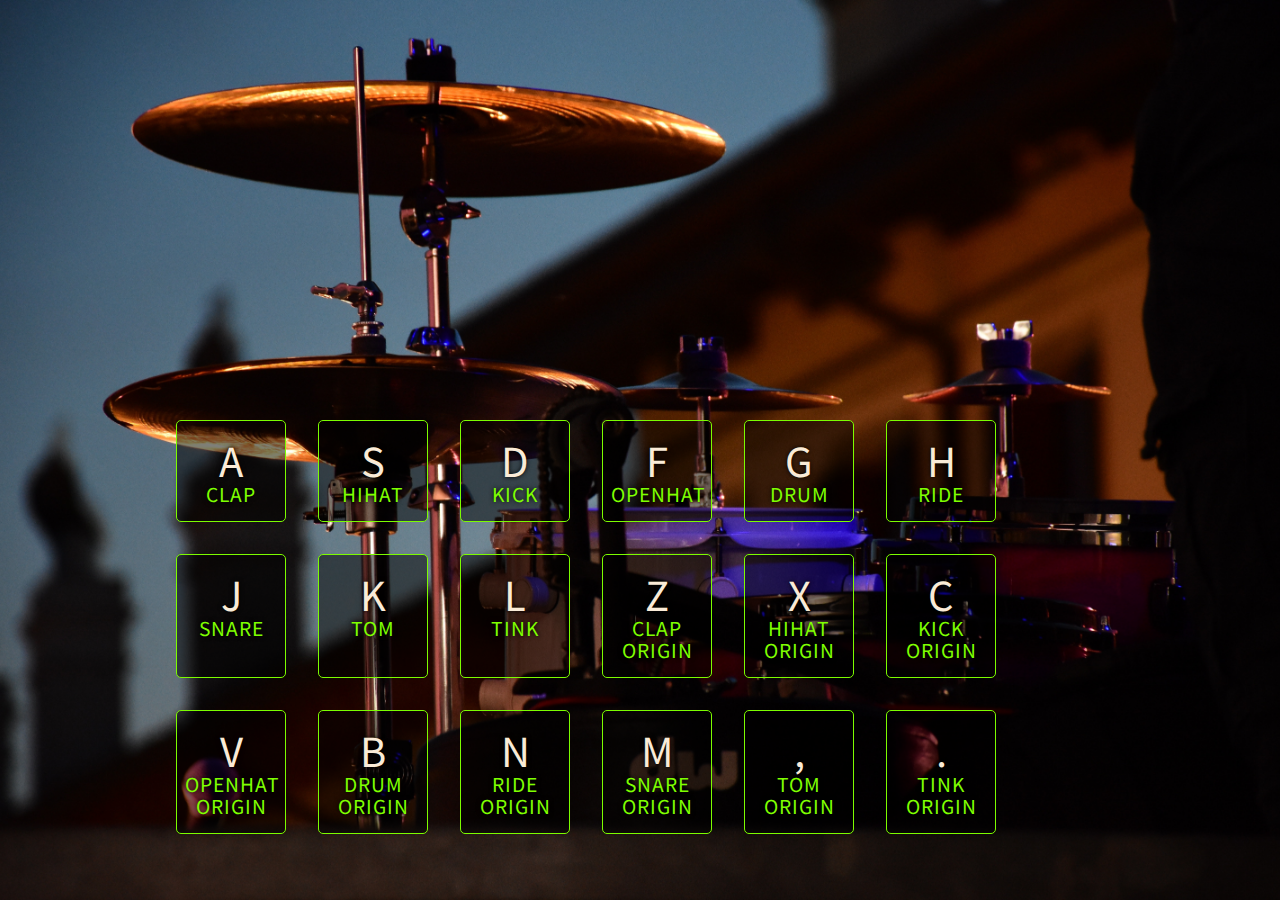
<file: index.html>
<!DOCTYPE html>
<html lang="en">
  <head>
    <meta charset="UTF-8" />
    <meta http-equiv="X-UA-Compatible" content="IE=edge" />
    <meta name="viewport" content="width=device-width, initial-scale=1.0" />
    <title>piano</title>
    <link
      rel="stylesheet"
      href="https://cdnjs.cloudflare.com/ajax/libs/modern-normalize/1.0.0/modern-normalize.min.css"
    />
    <link rel="preconnect" href="https://fonts.gstatic.com" />
    <link
      href="https://fonts.googleapis.com/css2?family=Noto+Sans+JP&display=swap"
      rel="stylesheet"
    />
    <link rel="stylesheet" href="./drum-kit.css" />
  </head>
  
  <body>
    <section>
      <ul class="key__list js-key__list">
        <li data-src="./soungs/clap.wav" data-key="65" class="key__item">
          <span>A</span>
          <span class="key__sound">clap</span>
        </li>
        <li data-src="./soungs/highhat.wav" data-key="83" class="key__item">
          <span>S</span>
          <span class="key__sound">hihat</span>
        </li>
        <li data-src="./soungs/kick.wav" data-key="68" class="key__item">
          <span>D</span>
          <span class="key__sound">kick</span>
        </li>
        <li data-src="./soungs/openhat.wav" data-key="70" class="key__item">
          <span>F</span>
          <span class="key__sound">openhat</span>
        </li>
        <li  data-src="./soungs/bomb.wav" data-key="71" class="key__item">
          <span>G</span>
          <span class="key__sound">drum</span>
        </li>
        <li data-src="./soungs/ride.wav" data-key="72" class="key__item">
          <span>H</span>
          <span class="key__sound">ride</span>
        </li>
        <li data-src="./soungs/snare.wav" data-key="74" class="key__item">
          <span>J</span>
          <span class="key__sound">snare</span>
        </li>
        <li data-src="./soungs/tom.wav" data-key="75" class="key__item">
          <span>K</span>
          <span class="key__sound">tom</span>
        </li>
        <li data-src="./soungs/tink.wav" data-key="76" class="key__item">
          <span>L</span>
          <span class="key__sound">tink</span>
        </li>
        <li data-src="./soungs/hihat-original.wav" data-key="90" class="key__item">
          <span>Z</span>
          <span class="key__sound">clap origin</span>
        </li>
        <li  data-src="./soungs/hihat-original.wav" data-key="88" class="key__item">
          <span>X</span>
          <span class="key__sound">hihat origin</span>
        </li>
        <li data-src="./soungs/kick-original.wav" data-key="67" class="key__item">
          <span>C</span>
          <span class="key__sound">kick origin</span>
        </li>
        <li data-src="./soungs/openhat-original.wav" data-key="86" class="key__item">
          <span>V</span>
          <span class="key__sound">openhat origin</span>
        </li>
        <li data-src="./soungs/boom-original.wav" data-key="66" class="key__item">
          <span>B</span>
          <span class="key__sound">drum origin</span>
        </li>
        <li data-src="./soungs/ride-original.wav" data-key="78" class="key__item">
          <span>N</span>
          <span class="key__sound">ride origin</span>
        </li>
        <li data-src="./soungs/snare-original.wav" data-key="77" class="key__item">
          <span>M</span>
          <span class="key__sound">snare origin</span>
        </li>
        <li data-src="./soungs/tom-original.wav" data-key="188" class="key__item">
          <span>,</span>
          <span class="key__sound">tom origin</span>
        </li>
        <li data-src="./soungs/tink-original.wav"data-key="190" class="key__item">
          <span>.</span>
          <span class="key__sound">tink origin</span>
        </li>
      </ul>
      <audio class="audio" src=""></audio>
   
    </section>
    <script src="./drum-kit-2.js"></script>
  </body>
</html>
</file>
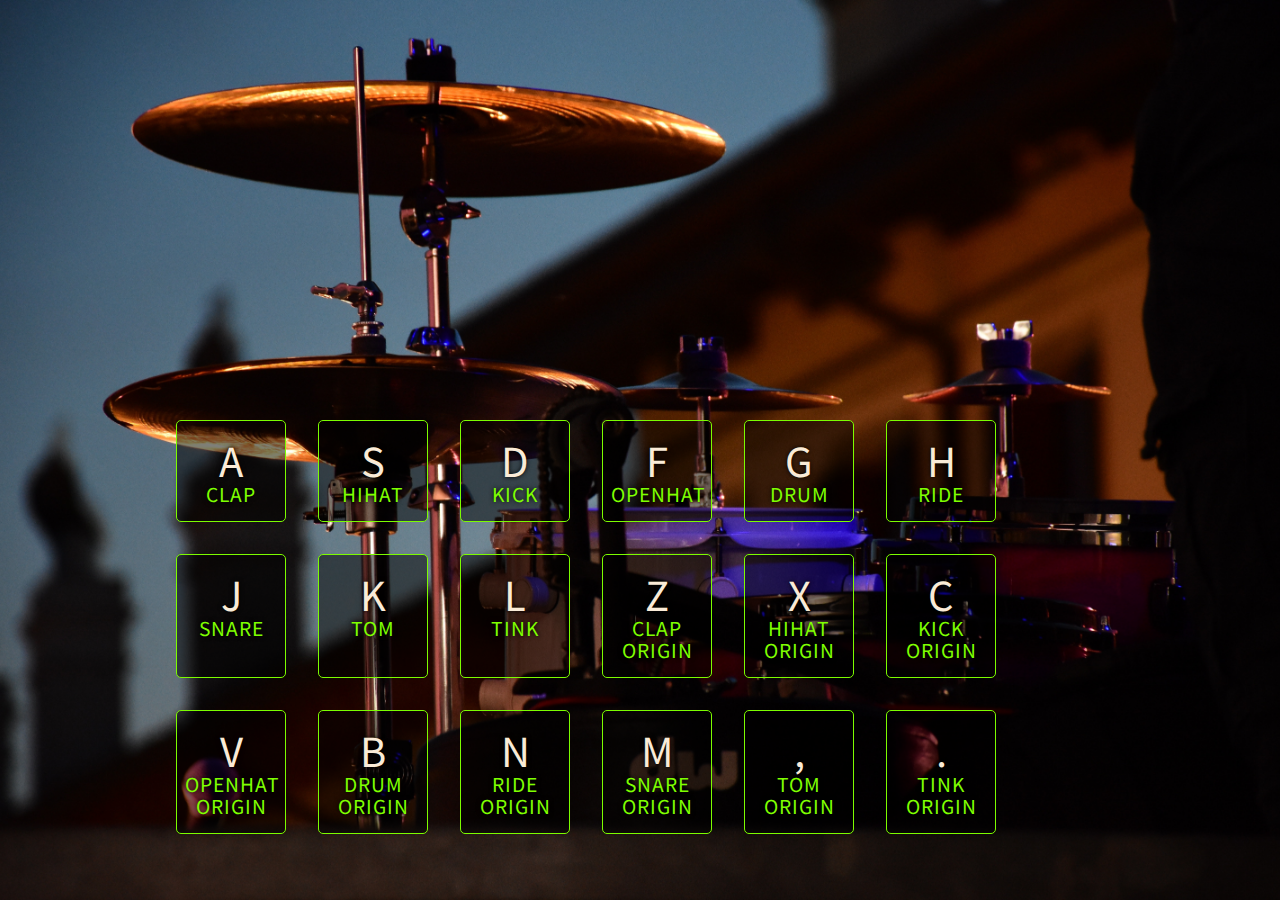
<file: drum-kit.html>
<!DOCTYPE html>
<html lang="en">
  <head>
    <meta charset="UTF-8" />
    <meta http-equiv="X-UA-Compatible" content="IE=edge" />
    <meta name="viewport" content="width=device-width, initial-scale=1.0" />
    <title>piano</title>
    <link
      rel="stylesheet"
      href="https://cdnjs.cloudflare.com/ajax/libs/modern-normalize/1.0.0/modern-normalize.min.css"
    />
    <link rel="preconnect" href="https://fonts.gstatic.com" />
    <link
      href="https://fonts.googleapis.com/css2?family=Noto+Sans+JP&display=swap"
      rel="stylesheet"
    />
    <link rel="stylesheet" href="./drum-kit.css" />
  </head>
  <body>
    <section>
      <ul class="key__list js-key__list">
        <li data-src="./soungs/clap.wav" data-key="65" class="key__item">
          <span>A</span>
          <span class="key__sound">clap</span>
        </li>
        <li data-src="./soungs/highhat.wav" data-key="83" class="key__item">
          <span>S</span>
          <span class="key__sound">hihat</span>
        </li>
        <li data-src="./soungs/kick.wav" data-key="68" class="key__item">
          <span>D</span>
          <span class="key__sound">kick</span>
        </li>
        <li data-src="./soungs/openhat.wav" data-key="70" class="key__item">
          <span>F</span>
          <span class="key__sound">openhat</span>
        </li>
        <li  data-src="./soungs/bomb.wav" data-key="71" class="key__item">
          <span>G</span>
          <span class="key__sound">drum</span>
        </li>
        <li data-src="./soungs/ride.wav" data-key="72" class="key__item">
          <span>H</span>
          <span class="key__sound">ride</span>
        </li>
        <li data-src="./soungs/snare.wav" data-key="74" class="key__item">
          <span>J</span>
          <span class="key__sound">snare</span>
        </li>
        <li data-src="./soungs/tom.wav" data-key="75" class="key__item">
          <span>K</span>
          <span class="key__sound">tom</span>
        </li>
        <li data-src="./soungs/tink.wav" data-key="76" class="key__item">
          <span>L</span>
          <span class="key__sound">tink</span>
        </li>
        <li data-src="./soungs/hihat-original.wav" data-key="90" class="key__item">
          <span>Z</span>
          <span class="key__sound">clap origin</span>
        </li>
        <li  data-src="./soungs/hihat-original.wav" data-key="88" class="key__item">
          <span>X</span>
          <span class="key__sound">hihat origin</span>
        </li>
        <li data-src="./soungs/kick-original.wav" data-key="67" class="key__item">
          <span>C</span>
          <span class="key__sound">kick origin</span>
        </li>
        <li data-src="./soungs/openhat-original.wav" data-key="86" class="key__item">
          <span>V</span>
          <span class="key__sound">openhat origin</span>
        </li>
        <li data-src="./soungs/boom-original.wav" data-key="66" class="key__item">
          <span>B</span>
          <span class="key__sound">drum origin</span>
        </li>
        <li data-src="./soungs/ride-original.wav" data-key="78" class="key__item">
          <span>N</span>
          <span class="key__sound">ride origin</span>
        </li>
        <li data-src="./soungs/snare-original.wav" data-key="77" class="key__item">
          <span>M</span>
          <span class="key__sound">snare origin</span>
        </li>
        <li data-src="./soungs/tom-original.wav" data-key="188" class="key__item">
          <span>,</span>
          <span class="key__sound">tom origin</span>
        </li>
        <li data-src="./soungs/tink-original.wav"data-key="190" class="key__item">
          <span>.</span>
          <span class="key__sound">tink origin</span>
        </li>
      </ul>
      <audio class="audio" src=""></audio>
   
    </section>
    <script src="./drum-kit-2.js"></script>
  </body>
</html>
</file>
<file: drum-kit.css>
ul {
  list-style: none;
  margin: 0;
  padding: 0;
}

body {
  font-family: "Noto Sans JP", sans-serif;
  background: url("./img/pexels-pixabay-237464.jpg");
  background-position: center;
  background-repeat: no-repeat;
  background-size: cover;
}

section {
  max-width: 1060px;
  margin-right: auto;
  margin-left: auto;
  min-height: 100vh;
  display: flex;
  flex-direction: column;
  justify-content: flex-end;
  align-items: center;
  padding: 50px;
}

.key__list {
  display: flex;
  flex-wrap: wrap;
}

.key__item {
  border: 1px solid lawngreen;
  border-radius: 5px;
  margin: 1rem;
  padding: 1rem 0.5rem;
  transition: all 0.01s;
  width: 110px;
  text-align: center;
  color: antiquewhite;
  background: rgba(0, 0, 0, 0.5);
  text-shadow: 0 0 5px #000;
}
.key__item:hover{cursor: pointer;}

.playing {
  transform: scale(1.1);
  border-color: chartreuse;
  text-shadow: 0 0 10px chartreuse;
}

span {
  display: block;
  font-size: 40px;
  font-family: inherit;
}

.key__sound {
  font-size: 1.2rem;
  text-transform: uppercase;
  letter-spacing: 1px;
  color: chartreuse;
}

.back-link {
  position: absolute;
  color: cadetblue;
  top: 20px;
  left: 20px;
  text-decoration: none;
}
</file>
